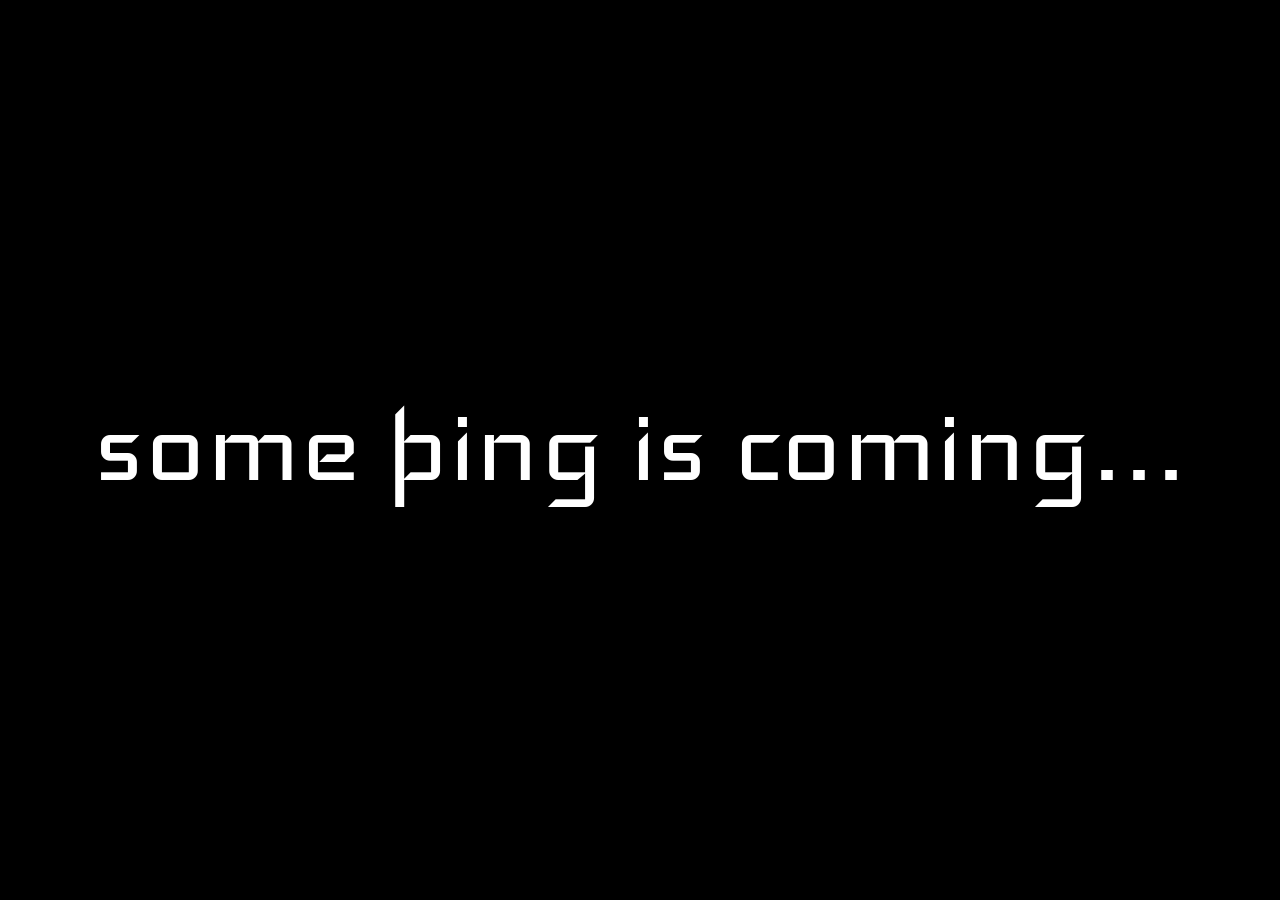
<file: index.html>
<!DOCTYPE html>
<html lang="en">
  <head>
    <meta charset="utf-8">
    <meta http-equiv="X-UA-Compatible" content="IE=edge">
    <meta name="viewport" content="width=device-width, initial-scale=1">
    <meta name="description" content="The AI Thing">
    <meta name="author" content="Soren Hauberg, Serge Belongie">
    
    <title>The AI Thing</title>
    
    <link rel="preconnect" href="https://fonts.googleapis.com">
    <link rel="preconnect" href="https://fonts.gstatic.com" crossorigin>
    <link href="https://fonts.googleapis.com/css2?family=Iceland&display=swap" rel="stylesheet">
    
    <style>
      body {
        background-color: black;
        color: white;
      }
      .iceland-regular {
        font-family: "Iceland", sans-serif;
        font-weight: 400;
        font-style: normal;
      }
div {
  text-align: center;
}


span {
  padding: 1.5rem;
  font-size: 1rem;
}

span.strong-hover-shake:hover {
  animation: tilt-shaking 0.15s infinite;
}

span.gentle-hover-shake:hover {
  animation: tilt-shaking 0.25s infinite;
}

span.gentle-tilt-move-shake:hover {
  animation: tilt-n-move-shaking 0.25s infinite;
}

span.strong-tilt-move-shake:hover {
  animation: tilt-n-move-shaking 0.15s infinite;
}

span.constant-tilt-shake {
  animation: tilt-shaking 0.3s infinite;
}

span.vertical-shake {
  animation: vertical-shaking 0.35s infinite;
}

span.horizontal-shake {
  animation: horizontal-shaking 0.35s infinite;
}

span.rise-shake {
  animation: jump-shaking 0.83s infinite;
}

span.skew-shake-x {
  animation: skew-x-shake 1.3s infinite;
}

span.skew-shake-y {
  animation: skew-y-shake 1.3s infinite;
}

@keyframes tilt-shaking {
  0% { transform: rotate(0deg); }
  25% { transform: rotate(1deg); }
  50% { transform: rotate(0eg); }
  75% { transform: rotate(-1deg); }
  100% { transform: rotate(0deg); }
}

@keyframes tilt-n-move-shaking {
  0% { transform: translate(0, 0) rotate(0deg); }
  25% { transform: translate(5px, 5px) rotate(1deg); }
  50% { transform: translate(0, 0) rotate(0eg); }
  75% { transform: translate(-5px, 5px) rotate(-1deg); }
  100% { transform: translate(0, 0) rotate(0deg); }
}

@keyframes vertical-shaking {
  0% { transform: translateY(0) }
  25% { transform: translateY(5px) }
  50% { transform: translateY(-5px) }
  75% { transform: translateY(5px) }
  100% { transform: translateY(0) }
}

@keyframes horizontal-shaking {
  0% { transform: translateX(0) }
  25% { transform: translateX(5px) }
  50% { transform: translateX(-5px) }
  75% { transform: translateX(5px) }
  100% { transform: translateX(0) }
}

@keyframes jump-shaking {
  0% { transform: translateX(0) }
  25% { transform: translateY(-9px) }
  35% { transform: translateY(-9px) rotate(1deg) }
  55% { transform: translateY(-9px) rotate(-1deg) }
  65% { transform: translateY(-9px) rotate(1deg) }
  75% { transform: translateY(-9px) rotate(-1deg) }
  100% { transform: translateY(0) rotate(0) }
}

@keyframes skew-x-shake {
  0% { transform: skewX(-1deg); }
  5% { transform: skewX(1deg); }
  10% { transform: skewX(-1deg); }
  15% { transform: skewX(1deg); }
  20% { transform: skewX(0deg); }
  100% { transform: skewX(0deg); }  
}

@keyframes skew-y-shake {
  0% { transform: skewY(-1deg); }
  5% { transform: skewY(1deg); }
  10% { transform: skewY(-1deg); }
  15% { transform: skewY(1deg); }
  20% { transform: skewY(0deg); }
  100% { transform: skewY(0deg); }  
}
    </style>
       
  </head>
<body>
  <span class="iceland-regular gentle-shake gentle-tilt-move-shake" style="width: 95%; font-size: 10.0vw;position: absolute; top: 40%; bottom: 40%; text-align:center;">some þing is coming...</span>
</body>
</html>
</file>
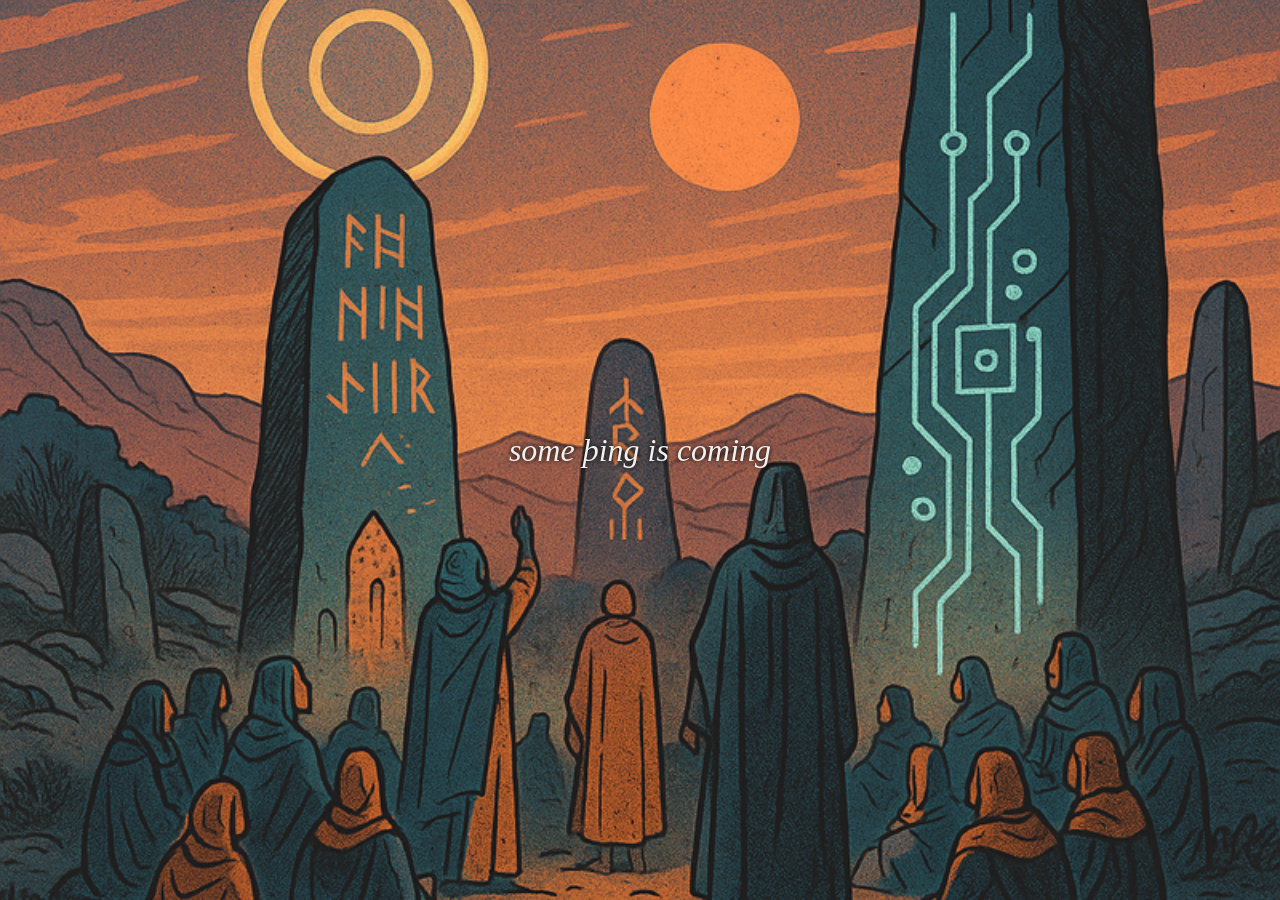
<file: index_old.html>
<!DOCTYPE html>
<html lang="en">
<head>
  <meta charset="UTF-8">
  <title>AIThing</title>
  <meta name="viewport" content="width=device-width, initial-scale=1">
  <link rel="stylesheet" href="styles.css">
</head>
<body>
  <p id="random-message"></p>
  <script src="script.js"></script>
</body>
</html>
</file>
<file: styles.css>
html, body {
  margin: 0;
  padding: 0;
  height: 100%;
  font-family: 'Georgia', serif;
  color: #f0f0f0;
  background-size: cover;
  background-position: center;
  display: flex;
  justify-content: center;
  align-items: center;
  text-align: center;
}

#random-message {
  font-size: 2rem;
  font-style: italic;
  padding: 1rem;
  text-shadow: 0 0 5px #000;
}
</file>
